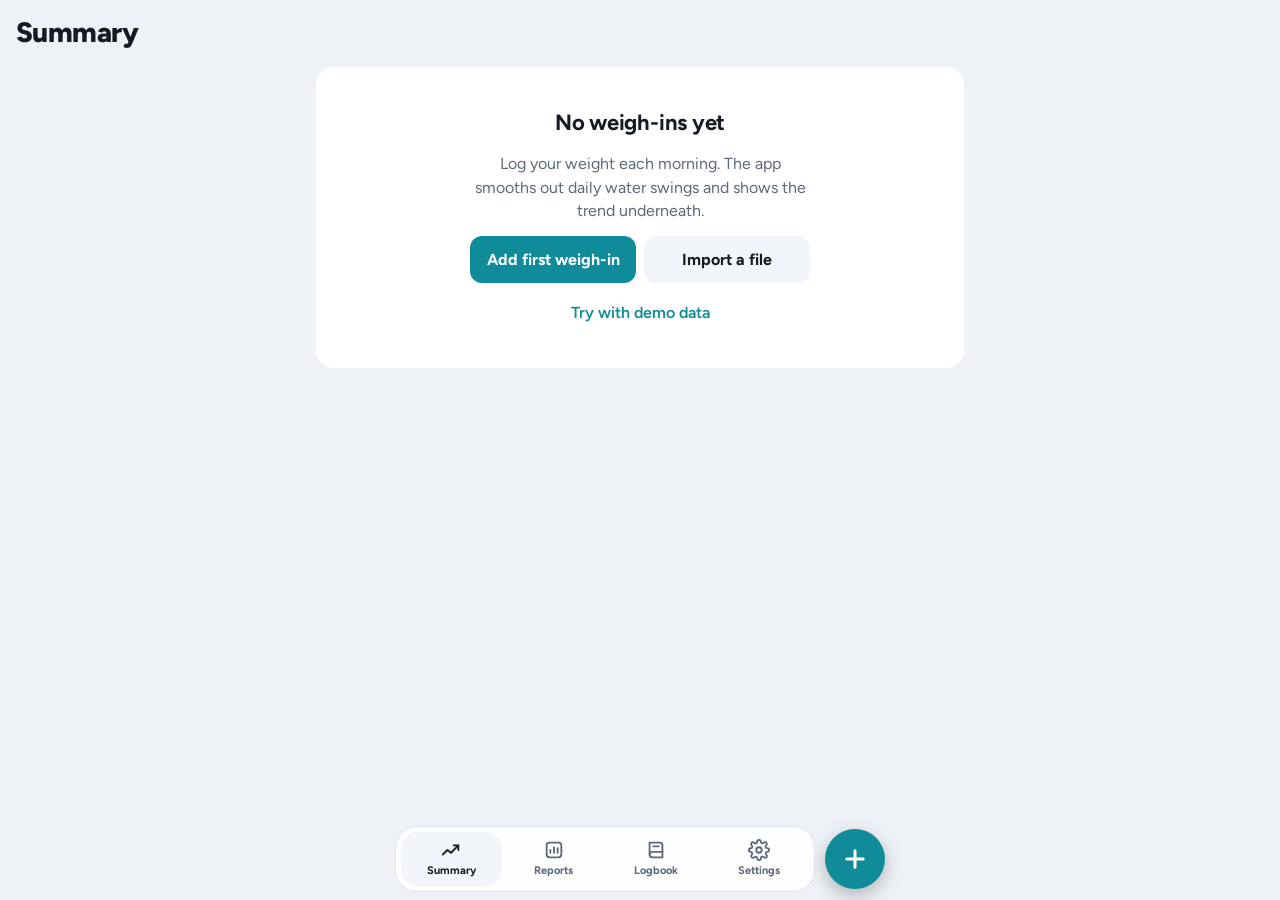
<file: index.html>
<!doctype html>
<html lang="en">
<head>
<meta charset="utf-8">
<meta name="viewport" content="width=device-width,initial-scale=1,viewport-fit=cover">
<title>Trendline Scale</title>
<meta name="theme-color" content="#11151c">
<meta name="apple-mobile-web-app-capable" content="yes">
<meta name="mobile-web-app-capable" content="yes">
<meta name="apple-mobile-web-app-status-bar-style" content="black-translucent">
<meta name="apple-mobile-web-app-title" content="Trendline">
<link rel="manifest" href="manifest.webmanifest">
<link rel="apple-touch-icon" href="icons/icon-180.png">
<link rel="icon" type="image/png" href="icons/icon-192.png">
<link rel="preconnect" href="https://fonts.googleapis.com">
<link rel="preconnect" href="https://fonts.gstatic.com" crossorigin>
<link rel="stylesheet" href="https://fonts.googleapis.com/css2?family=Figtree:wght@400;500;600;700;800&family=Martian+Mono:wght@400;500;600&display=swap">
<style>
/* Layout: one-column phone app, fixed tab bar at the bottom, cards stacked by importance */
:root{
  --bg:#11151c; --surface:#1a1f29; --surface-2:#232a36; --line:#2c3442;
  --fg:#e9edf3; --muted:#8c96a8; --accent:#5cc8d6; --accent-ink:#06262b;
  --good:#5fcf8f; --good-bg:rgba(95,207,143,.14);
  --bad:#f0806a; --bad-bg:rgba(240,128,106,.15);
  --warn:#e8c26a;
  --font-ui:"Figtree",system-ui,-apple-system,"Segoe UI",sans-serif;
  --font-num:"Martian Mono",ui-monospace,"SF Mono",Menlo,monospace;
  --r:18px;
  color-scheme:dark;
}
@media (prefers-color-scheme: light){
  :root:not([data-theme="dark"]){
    --bg:#eef1f5; --surface:#ffffff; --surface-2:#f2f5f9; --line:#dde3ec;
    --fg:#141a24; --muted:#5d6879; --accent:#0f8b9a; --accent-ink:#ffffff;
    --good:#1f9a5a; --good-bg:rgba(31,154,90,.12);
    --bad:#d2533a; --bad-bg:rgba(210,83,58,.12); --warn:#a87b12;
    color-scheme:light;
  }
}
:root[data-theme="light"]{
  --bg:#eef1f5; --surface:#ffffff; --surface-2:#f2f5f9; --line:#dde3ec;
  --fg:#141a24; --muted:#5d6879; --accent:#0f8b9a; --accent-ink:#ffffff;
  --good:#1f9a5a; --good-bg:rgba(31,154,90,.12);
  --bad:#d2533a; --bad-bg:rgba(210,83,58,.12); --warn:#a87b12;
  color-scheme:light;
}
*{box-sizing:border-box}
html,body{margin:0;background:var(--bg);color:var(--fg)}
body{font-family:var(--font-ui);font-size:16px;line-height:1.45;-webkit-font-smoothing:antialiased;
  -webkit-tap-highlight-color:transparent;overscroll-behavior-y:none}
button,input,select,textarea{font:inherit;color:inherit}
.num{font-family:var(--font-num);font-variant-numeric:tabular-nums;letter-spacing:-.02em}

header.top{position:sticky;top:0;z-index:5;background:var(--bg);
  padding:calc(env(safe-area-inset-top,0px) + 12px) 16px 10px;display:flex;align-items:baseline;justify-content:space-between;gap:12px}
header.top h1{margin:0;font-size:28px;font-weight:800;letter-spacing:-.02em}
header.top .sub{color:var(--muted);font-size:13px}

main{padding:4px 16px calc(env(safe-area-inset-bottom,0px) + 110px);max-width:680px;margin:0 auto;display:flex;flex-direction:column;gap:14px}
.card{background:var(--surface);border-radius:var(--r);padding:16px;display:flex;flex-direction:column;gap:12px;min-width:0}
.card h2{margin:0;font-size:13px;font-weight:700;letter-spacing:.08em;text-transform:uppercase;color:var(--muted);display:flex;justify-content:space-between;align-items:center}
.card h2 button{font-size:13px;letter-spacing:0;text-transform:none}
.link{background:none;border:0;color:var(--accent);padding:4px 0;cursor:pointer;font-weight:600}

/* hero */
.hero{display:grid;grid-template-columns:1fr auto;gap:6px 12px;align-items:end}
.hero .big{font-size:52px;font-weight:600;line-height:1}
.hero .unit{font-size:18px;color:var(--muted);margin-left:4px;font-family:var(--font-ui);font-weight:600}
.hero .lbl{color:var(--muted);font-size:13px}
.chip{display:inline-flex;align-items:center;gap:4px;border-radius:999px;padding:4px 10px;font-size:13px;font-weight:600;white-space:nowrap}
.chip.good{background:var(--good-bg);color:var(--good)}
.chip.bad{background:var(--bad-bg);color:var(--bad)}
.chip.flat{background:var(--surface-2);color:var(--muted)}

.stats{display:grid;grid-template-columns:repeat(4,1fr);gap:8px}
.stat{background:var(--surface-2);border-radius:12px;padding:10px 8px;text-align:center;min-width:0}
.stat .v{font-size:15px;font-weight:600}
.stat .k{font-size:10.5px;color:var(--muted);text-transform:uppercase;letter-spacing:.06em;margin-top:2px}
.stat.good .v{color:var(--good)} .stat.bad .v{color:var(--bad)}
@media (max-width:360px){.stats{grid-template-columns:repeat(2,1fr)}}

/* chart */
.chart-wrap{position:relative;margin:0 -6px}
canvas{display:block;width:100%;height:240px;touch-action:pan-y}
.tip{position:absolute;top:4px;pointer-events:none;background:var(--surface-2);border:1px solid var(--line);border-radius:10px;padding:6px 9px;font-size:12px;white-space:nowrap;transform:translateX(-50%)}
.seg{display:flex;background:var(--surface-2);border-radius:12px;padding:3px;gap:2px}
.seg button{flex:1;border:0;background:none;padding:7px 4px;border-radius:9px;font-size:13px;font-weight:600;color:var(--muted);cursor:pointer}
.seg button[aria-pressed="true"]{background:var(--surface);color:var(--fg);box-shadow:0 1px 3px rgba(0,0,0,.15)}
.legend{display:flex;gap:14px;flex-wrap:wrap;font-size:12px;color:var(--muted)}
.legend i{display:inline-block;width:14px;height:3px;border-radius:2px;vertical-align:middle;margin-right:5px}

/* progress */
.bar{height:12px;background:var(--surface-2);border-radius:999px;overflow:hidden}
.bar > span{display:block;height:100%;background:var(--accent);border-radius:999px;transition:width .4s}
.row{display:flex;justify-content:space-between;gap:10px;align-items:baseline}
.row .k{color:var(--muted);font-size:14px}
.row .v{font-weight:600}
.kv{display:flex;flex-direction:column;gap:8px}
.miles{display:flex;gap:6px;flex-wrap:wrap}
.mile{font-size:12px;padding:4px 8px;border-radius:8px;background:var(--surface-2);color:var(--muted)}
.mile.done{background:var(--good-bg);color:var(--good)}
.mile.next{outline:1.5px solid var(--accent);color:var(--fg)}
.note{color:var(--muted);font-size:14px;margin:0}

/* logbook */
.month{display:flex;flex-direction:column}
.month h3{margin:0 0 4px;font-size:18px;font-weight:800}
.lhead,.lrow{display:grid;grid-template-columns:52px 1fr 1fr 84px;gap:6px;align-items:center}
.lhead{font-size:11px;color:var(--muted);text-transform:uppercase;letter-spacing:.06em;padding:6px 0;border-bottom:1px solid var(--line)}
.lhead span:not(:first-child),.lrow > :not(:first-child){text-align:right}
.lrow{padding:10px 0;border-bottom:1px solid var(--line);background:none;border-left:0;border-right:0;border-top:0;width:100%;cursor:pointer;text-align:left}
.lrow:last-child{border-bottom:0}
.lrow .d{display:flex;flex-direction:column;line-height:1.1}
.lrow .d b{font-size:17px} .lrow .d small{font-size:11px;color:var(--muted)}
.lrow .w{font-size:16px} .lrow .t{font-size:14px;color:var(--muted)}
.lrow .rate{justify-self:end}
.lrow .memo{grid-column:1/-1;text-align:left !important;font-size:13px;color:var(--muted);margin-top:-2px}

/* reports */
.rgrid{display:grid;grid-template-columns:1fr 1fr;gap:10px}
.rbox{background:var(--surface-2);border-radius:12px;padding:10px 12px}
.rbox .k{font-size:11px;color:var(--muted);text-transform:uppercase;letter-spacing:.06em}
.rbox .v{font-size:18px;font-weight:600;margin-top:2px}
.rbox .s{font-size:12px;color:var(--muted)}
.spark{width:100%;height:56px}

/* settings */
.set{display:flex;flex-direction:column}
.set label,.set .item{display:flex;justify-content:space-between;align-items:center;gap:12px;padding:12px 0;border-bottom:1px solid var(--line)}
.set > :last-child{border-bottom:0}
.set .k{font-weight:600}
.set .h{display:block;font-size:12.5px;color:var(--muted);font-weight:400}
.set input,.set select{background:var(--surface-2);border:1px solid var(--line);border-radius:10px;padding:8px 10px;width:120px;text-align:right;font-family:var(--font-num);font-size:15px}
.set select{font-family:var(--font-ui);width:auto}
.btn{border:0;border-radius:12px;padding:12px 16px;font-weight:700;cursor:pointer;background:var(--surface-2);color:var(--fg)}
.btn.primary{background:var(--accent);color:var(--accent-ink)}
.btn.danger{background:var(--bad-bg);color:var(--bad)}
.btns{display:flex;gap:8px;flex-wrap:wrap}
.btns .btn{flex:1 1 140px}
:focus-visible{outline:2px solid var(--accent);outline-offset:2px}

/* empty */
.empty{text-align:center;padding:40px 16px;display:flex;flex-direction:column;gap:14px;align-items:center}
.empty h2{margin:0;font-size:22px;text-transform:none;letter-spacing:-.01em;color:var(--fg)}
.empty p{margin:0;color:var(--muted);max-width:34ch}

/* tab bar */
nav.tabs{position:fixed;left:0;right:0;bottom:0;z-index:10;padding:8px 12px calc(env(safe-area-inset-bottom,0px) + 8px);
  display:flex;gap:10px;align-items:center;justify-content:center;pointer-events:none}
.tabbar{pointer-events:auto;display:flex;background:color-mix(in srgb,var(--surface) 88%,transparent);backdrop-filter:blur(16px);-webkit-backdrop-filter:blur(16px);
  border:1px solid var(--line);border-radius:22px;padding:5px;gap:2px;flex:1;max-width:420px}
.tabbar button{flex:1;border:0;background:none;color:var(--muted);display:flex;flex-direction:column;align-items:center;gap:2px;padding:7px 2px;border-radius:17px;font-size:11px;font-weight:700;cursor:pointer}
.tabbar button svg{width:22px;height:22px}
.tabbar button[aria-selected="true"]{background:var(--surface-2);color:var(--fg)}
.fab{pointer-events:auto;width:60px;height:60px;border-radius:50%;border:0;background:var(--accent);color:var(--accent-ink);display:grid;place-items:center;cursor:pointer;box-shadow:0 6px 18px rgba(0,0,0,.25);flex:none}
.fab svg{width:28px;height:28px}

/* sheet */
.scrim{position:fixed;inset:0;background:rgba(0,0,0,.45);z-index:20;display:flex;align-items:flex-end;justify-content:center}
.sheet{background:var(--surface);width:100%;max-width:520px;border-radius:24px 24px 0 0;padding:18px 16px calc(env(safe-area-inset-bottom,0px) + 18px);display:flex;flex-direction:column;gap:14px;animation:up .22s ease-out}
@keyframes up{from{transform:translateY(30px);opacity:.6}to{transform:none;opacity:1}}
@media (prefers-reduced-motion:reduce){.sheet{animation:none}.bar>span{transition:none}}
.sheet h2{margin:0;font-size:20px;font-weight:800}
.field{display:flex;flex-direction:column;gap:6px}
.field span{font-size:13px;color:var(--muted);font-weight:600}
.field input,.field textarea{background:var(--surface-2);border:1px solid var(--line);border-radius:12px;padding:12px;font-size:17px;width:100%}
.wbig{display:flex;align-items:center;gap:10px}
.wbig input{font-family:var(--font-num);font-size:34px;font-weight:600;text-align:center;padding:14px}
.step{width:52px;height:52px;border-radius:14px;border:0;background:var(--surface-2);font-size:24px;font-weight:700;cursor:pointer;flex:none}
.err{color:var(--bad);font-size:14px;margin:0}
.toast{position:fixed;left:50%;transform:translateX(-50%);bottom:calc(env(safe-area-inset-bottom,0px) + 96px);background:var(--fg);color:var(--bg);padding:10px 16px;border-radius:12px;font-weight:600;font-size:14px;z-index:30}
</style>
</head>
<body>
<header class="top"><h1 id="title">Summary</h1><span class="sub" id="subtitle"></span></header>
<main id="view"></main>

<nav class="tabs">
  <div class="tabbar" role="tablist">
    <button role="tab" data-tab="summary" aria-selected="true"><svg viewBox="0 0 24 24" fill="none" stroke="currentColor" stroke-width="2" stroke-linecap="round" stroke-linejoin="round"><path d="M3 17l5-5 4 3 8-8"/><path d="M15 7h5v5"/></svg>Summary</button>
    <button role="tab" data-tab="reports" aria-selected="false"><svg viewBox="0 0 24 24" fill="none" stroke="currentColor" stroke-width="2" stroke-linecap="round"><rect x="4" y="4" width="16" height="16" rx="3"/><path d="M8 15v-3M12 15V9M16 15v-5"/></svg>Reports</button>
    <button role="tab" data-tab="logbook" aria-selected="false"><svg viewBox="0 0 24 24" fill="none" stroke="currentColor" stroke-width="2" stroke-linecap="round"><path d="M5 4h11a3 3 0 0 1 3 3v13H8a3 3 0 0 1-3-3z"/><path d="M5 17a3 3 0 0 1 3-3h11M9 8h6"/></svg>Logbook</button>
    <button role="tab" data-tab="settings" aria-selected="false"><svg viewBox="0 0 24 24" fill="none" stroke="currentColor" stroke-width="2" stroke-linecap="round"><circle cx="12" cy="12" r="3"/><path d="M19.4 15a1.7 1.7 0 0 0 .3 1.8l.1.1a2 2 0 1 1-2.8 2.8l-.1-.1a1.7 1.7 0 0 0-1.8-.3 1.7 1.7 0 0 0-1 1.5V21a2 2 0 1 1-4 0v-.1a1.7 1.7 0 0 0-1.1-1.5 1.7 1.7 0 0 0-1.8.3l-.1.1a2 2 0 1 1-2.8-2.8l.1-.1a1.7 1.7 0 0 0 .3-1.8 1.7 1.7 0 0 0-1.5-1H3a2 2 0 1 1 0-4h.1a1.7 1.7 0 0 0 1.5-1.1 1.7 1.7 0 0 0-.3-1.8l-.1-.1a2 2 0 1 1 2.8-2.8l.1.1a1.7 1.7 0 0 0 1.8.3H9a1.7 1.7 0 0 0 1-1.5V3a2 2 0 1 1 4 0v.1a1.7 1.7 0 0 0 1 1.5 1.7 1.7 0 0 0 1.8-.3l.1-.1a2 2 0 1 1 2.8 2.8l-.1.1a1.7 1.7 0 0 0-.3 1.8V9a1.7 1.7 0 0 0 1.5 1H21a2 2 0 1 1 0 4h-.1a1.7 1.7 0 0 0-1.5 1z"/></svg>Settings</button>
  </div>
  <button class="fab" id="addBtn" aria-label="Add weigh-in"><svg viewBox="0 0 24 24" fill="none" stroke="currentColor" stroke-width="2.6" stroke-linecap="round"><path d="M12 5v14M5 12h14"/></svg></button>
</nav>

<script>
"use strict";
/* ---------- storage ---------- */
const KEY = "trendline-scale-v1";
const DEFAULTS = { unit:"kg", goal:null, start:null, height:null, smooth:0.1, theme:"auto", step:null, chartRange:90, reportMode:"monthly" };
let S = { entries:[], settings:{...DEFAULTS} };
const NATIVE = !!(window.webkit && window.webkit.messageHandlers && window.webkit.messageHandlers.store);
function load(){
  try{ const raw = (NATIVE && typeof window.__NATIVE_STATE__ === "string") ? window.__NATIVE_STATE__ : localStorage.getItem(KEY); if(raw){ const d = JSON.parse(raw); S.entries = Array.isArray(d.entries)?d.entries:[]; S.settings = {...DEFAULTS, ...(d.settings||{})}; } }catch(e){}
  sortEntries();
}
function save(){
  const json = JSON.stringify(S);
  if (NATIVE){ try{ window.webkit.messageHandlers.store.postMessage(json); }catch(e){} }
  try{ localStorage.setItem(KEY, json); }catch(e){ if (!NATIVE) toast("Could not save. Storage is full or blocked."); }
}
function sortEntries(){ S.entries.sort((a,b)=> a.date < b.date ? -1 : a.date > b.date ? 1 : 0); }
if (navigator.storage && navigator.storage.persist) { try{ navigator.storage.persist(); }catch(e){} }

/* ---------- dates & units ---------- */
const DAY = 864e5;
const pad = n => String(n).padStart(2,"0");
const todayStr = () => { const d = new Date(); return `${d.getFullYear()}-${pad(d.getMonth()+1)}-${pad(d.getDate())}`; };
const dnum = s => { const [y,m,d] = s.split("-").map(Number); return Date.UTC(y,m-1,d)/DAY; };
const fromDnum = n => { const d = new Date(n*DAY); return `${d.getUTCFullYear()}-${pad(d.getUTCMonth()+1)}-${pad(d.getUTCDate())}`; };
const MON = ["Jan","Feb","Mar","Apr","May","Jun","Jul","Aug","Sep","Oct","Nov","Dec"];
const MONF = ["January","February","March","April","May","June","July","August","September","October","November","December"];
const WD = ["Sun","Mon","Tue","Wed","Thu","Fri","Sat"];
const parts = s => { const [y,m,d] = s.split("-").map(Number); return {y,m,d,wd:new Date(Date.UTC(y,m-1,d)).getUTCDay()}; };
const fmtDate = s => { const p = parts(s); return `${p.d} ${MON[p.m-1]} ${p.y}`; };
const LB = 2.2046226218;
const U = () => S.settings.unit;
const toU = kg => U()==="lb" ? kg*LB : kg;
const fromU = v => U()==="lb" ? v/LB : v;
const fw = kg => kg==null||isNaN(kg) ? "—" : toU(kg).toFixed(1);
const fd = kg => { if(kg==null||isNaN(kg)) return "—"; const v = toU(kg); return (v>0?"+":v<0?"−":"±") + Math.abs(v).toFixed(1); };

/* ---------- the math ---------- */
// Exponentially smoothed trend that respects gaps between weigh-ins.
function computeTrend(){
  const a = S.settings.smooth;
  let t = null, prev = null;
  return S.entries.map(e => {
    const n = dnum(e.date);
    if (t === null) t = e.kg;
    else { const days = Math.max(1, n - prev); const f = 1 - Math.pow(1 - a, days); t = t + f * (e.kg - t); }
    prev = n;
    return { ...e, n, trend: t };
  });
}
// trend value at an arbitrary day, interpolated between weigh-ins
function trendAt(rows, n){
  if (!rows.length || n < rows[0].n) return null;
  if (n >= rows[rows.length-1].n) return rows[rows.length-1].trend;
  for (let i=1;i<rows.length;i++){
    if (rows[i].n >= n){ const A = rows[i-1], B = rows[i]; const f = (n - A.n)/((B.n - A.n)||1); return A.trend + f*(B.trend - A.trend); }
  }
  return null;
}
function weeklyRateAt(rows, i){
  const r = rows[i]; const back = trendAt(rows, r.n - 7);
  if (back === null || i === 0) return null;
  // ignore when the previous weigh-in is far away; the number would be meaningless
  if (r.n - rows[i-1].n > 21) return null;
  return r.trend - back;
}
// slope (kg/day) of trend over last `days` days via least squares
function slope(rows, days){
  if (rows.length < 2) return null;
  const end = rows[rows.length-1].n;
  const pts = rows.filter(r => r.n >= end - days);
  if (pts.length < 2 || pts[pts.length-1].n - pts[0].n < 6) return null;
  const mx = pts.reduce((s,p)=>s+p.n,0)/pts.length, my = pts.reduce((s,p)=>s+p.trend,0)/pts.length;
  let num=0, den=0; for (const p of pts){ num += (p.n-mx)*(p.trend-my); den += (p.n-mx)**2; }
  return den ? num/den : null;
}
function goalDir(){ const g = S.settings.goal, st = startWeight(); if (g==null || st==null) return -1; return g < st ? -1 : 1; }
function startWeight(){ return S.settings.start ?? (S.entries[0] ? S.entries[0].kg : null); }
// tone of a change: "good" if it moves toward the goal (losing by default)
function tone(delta){ if (delta==null || Math.abs(delta) < 0.05) return "flat"; return Math.sign(delta) === goalDir() ? "good" : "bad"; }
const arrow = d => d==null||Math.abs(d)<0.05 ? "→" : d>0 ? "↑" : "↓";

/* ---------- rendering helpers ---------- */
const $ = s => document.querySelector(s);
const view = $("#view");
const esc = s => String(s??"").replace(/[&<>"']/g, c => ({"&":"&amp;","<":"&lt;",">":"&gt;",'"':"&quot;","'":"&#39;"}[c]));
let tab = "summary";
try{ const t = localStorage.getItem(KEY+":tab"); if (t) tab = t; }catch(e){}

function applyTheme(){
  const t = S.settings.theme;
  if (t === "auto") document.documentElement.removeAttribute("data-theme"); else document.documentElement.setAttribute("data-theme", t);
  const bg = getComputedStyle(document.documentElement).getPropertyValue("--bg").trim();
  document.querySelector('meta[name="theme-color"]').setAttribute("content", bg || "#11151c");
}
function setTab(t){
  tab = t; try{ localStorage.setItem(KEY+":tab", t); }catch(e){}
  document.querySelectorAll(".tabbar button").forEach(b => b.setAttribute("aria-selected", String(b.dataset.tab===t)));
  render(); window.scrollTo(0,0);
}
document.querySelectorAll(".tabbar button").forEach(b => b.addEventListener("click", () => setTab(b.dataset.tab)));
$("#addBtn").addEventListener("click", () => openEntry());

function render(){
  const titles = {summary:"Summary", reports:"Reports", logbook:"Logbook", settings:"Settings"};
  $("#title").textContent = titles[tab];
  $("#subtitle").textContent = S.entries.length ? `${S.entries.length} weigh-in${S.entries.length>1?"s":""}` : "";
  if (tab === "settings") return renderSettings();
  if (!S.entries.length) return renderEmpty();
  if (tab === "summary") renderSummary();
  else if (tab === "reports") renderReports();
  else renderLogbook();
}

function renderEmpty(){
  view.innerHTML = `<section class="card empty">
    <h2>No weigh-ins yet</h2>
    <p>Log your weight each morning. The app smooths out daily water swings and shows the trend underneath.</p>
    <div class="btns" style="width:100%;max-width:340px">
      <button class="btn primary" id="e1">Add first weigh-in</button>
      <button class="btn" id="e2">Import a file</button>
    </div>
    <button class="link" id="e3">Try with demo data</button>
  </section>`;
  $("#e1").onclick = () => openEntry();
  $("#e2").onclick = () => pickImport();
  $("#e3").onclick = loadDemo;
}

/* ---------- summary ---------- */
function renderSummary(){
  const rows = computeTrend(); const last = rows[rows.length-1];
  const s7 = slope(rows, 28); const wk = s7==null?null:s7*7;
  const ago = dnum(todayStr()) - last.n;
  const change = n => { const b = trendAt(rows, last.n - n); return b==null?null:last.trend-b; };
  const ch = [["7 days",change(7)],["30 days",change(30)],["90 days",change(90)],["All time",last.trend-rows[0].trend]];
  const hi = rows.reduce((m,r)=>r.kg>m.kg?r:m), lo = rows.reduce((m,r)=>r.kg<m.kg?r:m);
  const S0 = S.settings;

  let html = `<section class="card">
    <div class="hero">
      <div><div class="lbl">Trend weight</div><div><span class="big num">${fw(last.trend)}</span><span class="unit">${U()}</span></div></div>
      <div style="text-align:right">${wk==null?`<span class="chip flat">Need more data</span>`:`<span class="chip ${tone(wk)}">${arrow(wk)} ${Math.abs(toU(wk)).toFixed(2)} ${U()}/wk</span>`}</div>
      <div class="lbl">Last weigh-in <span class="num">${fw(last.kg)}</span> · ${ago===0?"today":ago===1?"yesterday":ago+" days ago"}</div>
    </div>
    <div class="stats">${ch.map(([k,v])=>`<div class="stat ${tone(v)}"><div class="v num">${fd(v)}</div><div class="k">${k}</div></div>`).join("")}</div>
  </section>`;

  html += `<section class="card"><h2>Weight chart</h2>
    <div class="seg" id="rng">${[[30,"30D"],[90,"90D"],[365,"1Y"],[0,"All"]].map(([v,l])=>`<button data-r="${v}" aria-pressed="${S0.chartRange===v}">${l}</button>`).join("")}</div>
    <div class="chart-wrap"><canvas id="chart" aria-label="Weight chart"></canvas><div class="tip" id="tip" hidden></div></div>
    <div class="legend"><span><i style="background:var(--accent)"></i>Trend</span><span><i style="background:var(--muted);height:6px;width:6px;border-radius:50%"></i>Weigh-in</span>${S0.goal!=null?`<span><i style="background:var(--warn)"></i>Goal</span>`:""}</div>
  </section>`;

  // goal
  html += `<section class="card"><h2>Goal progress <button class="link" id="editGoal">${S0.goal==null?"Set goal":"Edit"}</button></h2>`;
  if (S0.goal == null){
    html += `<p class="note">Set a goal weight to see your progress, milestones and a predicted finish date.</p>`;
  } else {
    const st = startWeight(), g = S0.goal, tot = st - g;
    const done = tot === 0 ? 1 : Math.max(0, Math.min(1, (st - last.trend)/tot));
    const left = last.trend - g;
    const perDay = s7;
    let eta = "—";
    if (Math.abs(left) < 0.05) eta = "Reached";
    else if (perDay && Math.sign(perDay) === -Math.sign(left) && Math.abs(perDay) > 0.001){
      const days = Math.round(Math.abs(left/perDay)); eta = days > 3650 ? "Over 10 years" : fmtDate(fromDnum(last.n + days));
    }
    const step = S0.step ?? (U()==="lb" ? 5/LB : 2);
    const miles = []; const dir = Math.sign(g - st) || -1;
    for (let w = st + dir*step; dir<0 ? w > g + 0.01 : w < g - 0.01; w += dir*step) miles.push(w);
    miles.push(g);
    const nextIdx = miles.findIndex(m => dir<0 ? last.trend > m : last.trend < m);
    html += `<div class="row"><span class="num" style="font-weight:600">${fw(st)}</span><span class="num" style="font-size:22px;font-weight:600">${Math.round(done*100)}%</span><span class="num" style="font-weight:600">${fw(g)}</span></div>
      <div class="bar" role="progressbar" aria-valuenow="${Math.round(done*100)}" aria-valuemin="0" aria-valuemax="100"><span style="width:${done*100}%"></span></div>
      <div class="kv">
        <div class="row"><span class="k">To go</span><span class="v num">${Math.abs(left)<0.05?"0.0":Math.abs(toU(left)).toFixed(1)} ${U()}</span></div>
        <div class="row"><span class="k">Done so far</span><span class="v num">${Math.abs(toU(st-last.trend)).toFixed(1)} ${U()}</span></div>
        <div class="row"><span class="k">Predicted finish</span><span class="v">${eta}</span></div>
      </div>
      <div class="miles">${miles.slice(0,12).map((m,i)=>`<span class="mile num ${nextIdx===-1||i<nextIdx?"done":i===nextIdx?"next":""}">${fw(m)}</span>`).join("")}${miles.length>12?`<span class="mile">+${miles.length-12} more</span>`:""}</div>`;
  }
  html += `</section>`;

  // records & BMI
  html += `<section class="card"><h2>Records</h2><div class="kv">
    <div class="row"><span class="k">Highest</span><span class="v"><span class="num">${fw(hi.kg)}</span> <small class="k">${fmtDate(hi.date)}</small></span></div>
    <div class="row"><span class="k">Lowest</span><span class="v"><span class="num">${fw(lo.kg)}</span> <small class="k">${fmtDate(lo.date)}</small></span></div>
    <div class="row"><span class="k">First weigh-in</span><span class="v"><span class="num">${fw(rows[0].kg)}</span> <small class="k">${fmtDate(rows[0].date)}</small></span></div>
  </div></section>`;

  html += `<section class="card"><h2>Body mass index</h2>`;
  if (!S0.height) html += `<p class="note">Add your height in Settings to see BMI.</p><button class="btn" id="goSet">Add height</button>`;
  else {
    const bmi = last.trend / Math.pow(S0.height/100, 2);
    const cat = bmi < 18.5 ? ["Underweight","bad"] : bmi < 25 ? ["Normal range","good"] : bmi < 30 ? ["Overweight","flat"] : ["Obese range","bad"];
    const pos = Math.max(0, Math.min(100, (bmi-15)/(40-15)*100));
    html += `<div class="row"><span><span class="num" style="font-size:32px;font-weight:600">${bmi.toFixed(1)}</span></span><span class="chip ${cat[1]}">${cat[0]}</span></div>
      <div style="position:relative;height:10px;border-radius:999px;background:linear-gradient(90deg,var(--warn) 0 14%,var(--good) 14% 40%,var(--warn) 40% 60%,var(--bad) 60%)">
        <span style="position:absolute;top:-4px;left:calc(${pos}% - 3px);width:6px;height:18px;border-radius:3px;background:var(--fg)"></span></div>
      <div class="row" style="font-size:11px;color:var(--muted)"><span class="num">15</span><span class="num">18.5</span><span class="num">25</span><span class="num">30</span><span class="num">40</span></div>
      <p class="note">Based on your trend weight and a height of ${S0.height} cm. BMI does not account for muscle mass.</p>`;
  }
  html += `</section>`;

  view.innerHTML = html;
  document.querySelectorAll("#rng button").forEach(b => b.onclick = () => { S.settings.chartRange = +b.dataset.r; save(); renderSummary(); });
  $("#editGoal").onclick = () => setTab("settings");
  const gs = $("#goSet"); if (gs) gs.onclick = () => setTab("settings");
  drawChart(rows);
}

/* ---------- chart ---------- */
function css(v){ return getComputedStyle(document.documentElement).getPropertyValue(v).trim(); }
function niceStep(range, target){ const raw = range/target; const p = Math.pow(10, Math.floor(Math.log10(raw))); const f = raw/p; return (f<1.5?1:f<3?2:f<7?5:10)*p; }
function drawChart(allRows){
  const cv = $("#chart"); if (!cv) return;
  const R = S.settings.chartRange; const end = allRows[allRows.length-1].n;
  let rows = R ? allRows.filter(r => r.n >= end - R) : allRows;
  if (!rows.length) rows = allRows.slice(-1);
  // include one point before window so the line enters from the edge
  const x0 = R ? end - R : rows[0].n, x1 = Math.max(end, x0 + 1);
  const dpr = window.devicePixelRatio || 1, W = cv.clientWidth, H = cv.clientHeight;
  cv.width = W*dpr; cv.height = H*dpr; const c = cv.getContext("2d"); c.scale(dpr,dpr);
  const vals = rows.flatMap(r => [toU(r.kg), toU(r.trend)]); if (S.settings.goal!=null && R===0) vals.push(toU(S.settings.goal));
  let lo = Math.min(...vals), hi = Math.max(...vals); if (hi - lo < 1) { const m=(hi+lo)/2; lo=m-0.5; hi=m+0.5; }
  const st = niceStep(hi-lo, 4); lo = Math.floor(lo/st)*st; hi = Math.ceil(hi/st)*st;
  const L = 44, Rp = 10, T = 12, B = 24;
  const X = n => L + (n - x0)/(x1 - x0)*(W - L - Rp);
  const Y = v => T + (hi - v)/(hi - lo)*(H - T - B);
  const muted = css("--muted"), line = css("--line"), accent = css("--accent"), good = css("--good"), bad = css("--bad"), warn = css("--warn"), fg = css("--fg");
  c.font = `11px ${css("--font-num")}`; c.textBaseline = "middle";
  // grid
  for (let v = lo; v <= hi + 1e-9; v += st){
    c.strokeStyle = line; c.lineWidth = 1; c.beginPath(); c.moveTo(L, Y(v)+.5); c.lineTo(W-Rp, Y(v)+.5); c.stroke();
    c.fillStyle = muted; c.textAlign = "right"; c.fillText(v.toFixed(st<1?1:0), L-8, Y(v));
  }
  // x labels: months or years
  c.textAlign = "center"; c.textBaseline = "alphabetic";
  const spanDays = x1 - x0; const d0 = new Date(x0*DAY); let cur = new Date(Date.UTC(d0.getUTCFullYear(), d0.getUTCMonth()+1, 1));
  const everyM = spanDays > 1500 ? 12 : spanDays > 500 ? 3 : spanDays > 200 ? 2 : 1;
  if (spanDays <= 45){ for (let n = Math.ceil(x0/7)*7 + 3; n <= x1; n += 7){ const p = parts(fromDnum(n)); c.fillStyle = muted; c.fillText(`${p.d} ${MON[p.m-1]}`, X(n), H-6); } }
  else {
    while (cur.getTime()/DAY <= x1){
      const n = cur.getTime()/DAY, m = cur.getUTCMonth();
      if (m % everyM === 0){ c.fillStyle = muted; c.fillText(everyM>=12 ? String(cur.getUTCFullYear()) : (m===0 ? String(cur.getUTCFullYear()) : MON[m]), X(n), H-6);
        c.strokeStyle = line; c.beginPath(); c.moveTo(X(n)+.5, T); c.lineTo(X(n)+.5, H-B); c.stroke(); }
      cur = new Date(Date.UTC(cur.getUTCFullYear(), m+1, 1));
    }
  }
  // goal
  if (S.settings.goal != null){ const gy = Y(toU(S.settings.goal)); if (gy >= T && gy <= H-B){ c.setLineDash([5,5]); c.strokeStyle = warn; c.lineWidth = 1.5; c.beginPath(); c.moveTo(L, gy); c.lineTo(W-Rp, gy); c.stroke(); c.setLineDash([]); } }
  c.save(); c.beginPath(); c.rect(L, 0, W-L-Rp, H); c.clip();
  // sinkers & floaters: line from each weigh-in to the trend
  const showDots = rows.length <= 400;
  for (const r of rows){ const x = X(r.n), yw = Y(toU(r.kg)), yt = Y(toU(r.trend));
    if (showDots){ c.strokeStyle = (toU(r.kg) - toU(r.trend)) * goalDir() > 0 ? good : bad; c.globalAlpha = .55; c.lineWidth = 1.5; c.beginPath(); c.moveTo(x, yw); c.lineTo(x, yt); c.stroke(); c.globalAlpha = 1; } }
  // trend line (with lead-in point)
  const firstIdx = allRows.indexOf(rows[0]); const lead = firstIdx > 0 ? [allRows[firstIdx-1], ...rows] : rows;
  c.strokeStyle = accent; c.lineWidth = 2.5; c.lineJoin = "round"; c.beginPath();
  lead.forEach((r,i) => { const x = X(r.n), y = Y(toU(r.trend)); i ? c.lineTo(x,y) : c.moveTo(x,y); }); c.stroke();
  if (showDots) for (const r of rows){ c.fillStyle = fg; c.beginPath(); c.arc(X(r.n), Y(toU(r.kg)), rows.length>120?1.8:2.8, 0, 7); c.fill(); }
  const lr = rows[rows.length-1]; c.fillStyle = accent; c.beginPath(); c.arc(X(lr.n), Y(toU(lr.trend)), 5, 0, 7); c.fill();
  c.restore();
  // scrub tooltip
  const tip = $("#tip");
  const show = ev => {
    const rect = cv.getBoundingClientRect(); const px = (ev.touches ? ev.touches[0].clientX : ev.clientX) - rect.left;
    let best = rows[0], bd = 1e9; for (const r of rows){ const d = Math.abs(X(r.n) - px); if (d < bd){ bd = d; best = r; } }
    tip.hidden = false; tip.style.left = Math.max(70, Math.min(W-70, X(best.n)))+"px";
    tip.innerHTML = `${fmtDate(best.date)} · <b class="num">${fw(best.kg)}</b> <span style="color:var(--muted)">trend <span class="num">${fw(best.trend)}</span></span>`;
  };
  cv.onpointerdown = cv.onpointermove = ev => { if (ev.pointerType === "mouse" && ev.buttons === 0 && ev.type==="pointermove") { show(ev); return; } show(ev); };
  cv.onpointerleave = () => { tip.hidden = true; };
}
window.addEventListener("resize", () => { if (tab === "summary" && S.entries.length) drawChart(computeTrend()); });

/* ---------- reports ---------- */
function periodKey(r, mode){
  if (mode === "monthly") return r.date.slice(0,7);
  const wd = (new Date(r.n*DAY).getUTCDay() + 6) % 7; return fromDnum(r.n - wd); // Monday-start week
}
function renderReports(){
  const rows = computeTrend(); const mode = S.settings.reportMode;
  const groups = new Map(); for (const r of rows){ const k = periodKey(r, mode); if (!groups.has(k)) groups.set(k, []); groups.get(k).push(r); }
  const keys = [...groups.keys()].sort().reverse();
  let html = `<div class="seg" id="rmode"><button data-m="weekly" aria-pressed="${mode==="weekly"}">Weekly</button><button data-m="monthly" aria-pressed="${mode==="monthly"}">Monthly</button></div>`;
  keys.slice(0, 60).forEach((k, idx) => {
    const g = groups.get(k); const prevKey = keys[idx+1]; const prev = prevKey ? groups.get(prevKey) : null;
    const lo = g.reduce((m,r)=>r.kg<m.kg?r:m);
    const avg = g.reduce((s,r)=>s+r.kg,0)/g.length;
    const endT = g[g.length-1].trend;
    const prevEnd = prev ? prev[prev.length-1].trend : null;
    const vsPrev = prevEnd==null ? null : endT - prevEnd;
    const within = g.length>1 ? endT - g[0].trend : null;
    let title;
    if (mode === "monthly"){ const [y,m] = k.split("-").map(Number); title = `${MONF[m-1]} ${y}`; }
    else { const e = fromDnum(dnum(k)+6); const a = parts(k), b = parts(e); title = `${a.d} ${MON[a.m-1]} – ${b.d} ${MON[b.m-1]} ${b.y}`; }
    html += `<section class="card"><h2 style="text-transform:none;letter-spacing:-.01em;font-size:19px;color:var(--fg);font-weight:800">${title}<span class="chip flat">${g.length} weigh-in${g.length>1?"s":""}</span></h2>
      <div class="rgrid">
        <div class="rbox"><div class="k">Lowest</div><div class="v num">${fw(lo.kg)}</div><div class="s">${fmtDate(lo.date)}</div></div>
        <div class="rbox"><div class="k">Average</div><div class="v num">${fw(avg)}</div><div class="s">of recorded weights</div></div>
        <div class="rbox"><div class="k">Trend change</div><div class="v num" style="color:var(--${tone(within)==="flat"?"fg":tone(within)})">${within==null?"—":fd(within)}</div><div class="s">within this ${mode==="monthly"?"month":"week"}</div></div>
        <div class="rbox"><div class="k">vs previous</div><div class="v num" style="color:var(--${tone(vsPrev)==="flat"?"fg":tone(vsPrev)})">${vsPrev==null?"—":fd(vsPrev)}</div><div class="s">trend at period end</div></div>
      </div>
      ${g.length>1?`<canvas class="spark" data-k="${k}"></canvas>`:""}
    </section>`;
  });
  view.innerHTML = html;
  document.querySelectorAll("#rmode button").forEach(b => b.onclick = () => { S.settings.reportMode = b.dataset.m; save(); renderReports(); });
  document.querySelectorAll("canvas.spark").forEach(cv => {
    const g = groups.get(cv.dataset.k); const dpr = devicePixelRatio||1, W = cv.clientWidth, H = cv.clientHeight;
    cv.width = W*dpr; cv.height = H*dpr; const c = cv.getContext("2d"); c.scale(dpr,dpr);
    const v = g.flatMap(r=>[r.kg,r.trend]); let lo = Math.min(...v), hi = Math.max(...v); if (hi-lo<0.4){ const m=(hi+lo)/2; lo=m-.2; hi=m+.2; }
    const a = g[0].n, b = Math.max(g[g.length-1].n, a+1);
    const X = n => 6 + (n-a)/(b-a)*(W-12), Y = w => 6 + (hi-w)/(hi-lo)*(H-12);
    c.strokeStyle = css("--accent"); c.lineWidth = 2; c.beginPath(); g.forEach((r,i)=> i? c.lineTo(X(r.n),Y(r.trend)) : c.moveTo(X(r.n),Y(r.trend))); c.stroke();
    c.fillStyle = css("--muted"); g.forEach(r => { c.beginPath(); c.arc(X(r.n), Y(r.kg), 2.2, 0, 7); c.fill(); });
  });
}

/* ---------- logbook ---------- */
function renderLogbook(){
  const rows = computeTrend(); const rates = rows.map((_,i)=>weeklyRateAt(rows,i));
  const byMonth = new Map(); rows.forEach((r,i) => { const k = r.date.slice(0,7); if (!byMonth.has(k)) byMonth.set(k, []); byMonth.get(k).push(i); });
  let html = "";
  [...byMonth.keys()].sort().reverse().forEach(k => {
    const [y,m] = k.split("-").map(Number);
    html += `<section class="card month"><h3>${MONF[m-1]} ${y}</h3>
      <div class="lhead"><span>Date</span><span>Recorded</span><span>Trend</span><span>Weekly</span></div>`;
    byMonth.get(k).slice().reverse().forEach(i => {
      const r = rows[i], p = parts(r.date), rt = rates[i];
      html += `<button class="lrow" data-id="${esc(r.id)}"><span class="d"><b class="num">${pad(p.d)}</b><small>${WD[p.wd]}</small></span>
        <span class="w num">${fw(r.kg)}</span><span class="t num">${fw(r.trend)}</span>
        <span class="rate">${rt==null?`<span class="chip flat">—</span>`:`<span class="chip ${tone(rt)} num">${arrow(rt)} ${Math.abs(toU(rt)).toFixed(1)}</span>`}</span>
        ${r.note?`<span class="memo">${esc(r.note)}</span>`:""}</button>`;
    });
    html += `</section>`;
  });
  view.innerHTML = html;
  view.querySelectorAll(".lrow").forEach(b => b.onclick = () => openEntry(S.entries.find(e => e.id === b.dataset.id)));
}

/* ---------- entry sheet ---------- */
function closeSheet(){ const s = $(".scrim"); if (s) s.remove(); }
function openEntry(entry){
  closeSheet();
  const last = S.entries[S.entries.length-1];
  const startVal = entry ? toU(entry.kg) : last ? toU(last.kg) : (U()==="lb"?170:75);
  const el = document.createElement("div"); el.className = "scrim";
  el.innerHTML = `<form class="sheet" id="ef" novalidate>
    <div class="row"><h2>${entry?"Edit weigh-in":"New weigh-in"}</h2><button type="button" class="link" id="ec">Cancel</button></div>
    <div class="wbig"><button type="button" class="step" id="em" aria-label="Decrease">−</button>
      <input id="ew" inputmode="decimal" autocomplete="off" value="${startVal.toFixed(1)}" aria-label="Weight in ${U()}">
      <button type="button" class="step" id="ep" aria-label="Increase">+</button></div>
    <div style="text-align:center;color:var(--muted);margin-top:-8px">${U()}</div>
    <label class="field"><span>Date</span><input type="date" id="ed" value="${entry?entry.date:todayStr()}" max="${todayStr()}"></label>
    <label class="field"><span>Note (optional)</span><input id="en" maxlength="140" value="${esc(entry?.note||"")}" placeholder="e.g. after holiday"></label>
    <p class="err" id="ee" hidden></p>
    <div class="btns">${entry?`<button type="button" class="btn danger" id="edel">Delete</button>`:""}<button class="btn primary" type="submit">Save</button></div>
  </form>`;
  document.body.appendChild(el);
  const w = $("#ew");
  setTimeout(() => { w.focus(); w.select(); }, 60);
  const bump = d => { const v = parseFloat(w.value.replace(",", ".")); if (!isNaN(v)) w.value = (v + d).toFixed(1); };
  $("#em").onclick = () => bump(-0.1); $("#ep").onclick = () => bump(0.1);
  $("#ec").onclick = closeSheet;
  el.addEventListener("click", ev => { if (ev.target === el) closeSheet(); });
  if (entry){
    const del = $("#edel"); let armed = false;
    del.onclick = () => { if (!armed){ armed = true; del.textContent = "Tap again to delete"; return; }
      S.entries = S.entries.filter(e => e.id !== entry.id); save(); closeSheet(); render(); toast("Weigh-in deleted"); };
  }
  $("#ef").addEventListener("submit", ev => {
    ev.preventDefault();
    const v = parseFloat(w.value.replace(",", ".")); const date = $("#ed").value; const note = $("#en").value.trim();
    const err = $("#ee");
    const kg = fromU(v);
    if (isNaN(v) || kg < 20 || kg > 400){ err.hidden = false; err.textContent = `Enter a weight between ${toU(20).toFixed(0)} and ${toU(400).toFixed(0)} ${U()}.`; return; }
    if (!/^\d{4}-\d{2}-\d{2}$/.test(date)){ err.hidden = false; err.textContent = "Pick a date."; return; }
    if (entry) S.entries = S.entries.filter(e => e.id !== entry.id);
    const same = S.entries.find(e => e.date === date);
    if (same){ same.kg = Math.round(kg*1000)/1000; same.note = note || same.note || ""; }
    else S.entries.push({ id: Date.now().toString(36) + Math.random().toString(36).slice(2,6), date, kg: Math.round(kg*1000)/1000, note });
    sortEntries(); save(); closeSheet(); render(); toast(same ? "Updated that day's weigh-in" : "Saved");
  });
}

/* ---------- settings ---------- */
function renderSettings(){
  const s = S.settings;
  view.innerHTML = `
  <section class="card"><h2>Goal</h2><div class="set">
    <label><span class="k">Goal weight<span class="h">Leave empty for no goal</span></span><input id="sg" inputmode="decimal" value="${s.goal==null?"":toU(s.goal).toFixed(1)}" placeholder="${U()}"></label>
    <label><span class="k">Starting weight<span class="h">Defaults to your first weigh-in</span></span><input id="ss" inputmode="decimal" value="${s.start==null?"":toU(s.start).toFixed(1)}" placeholder="${S.entries[0]?fw(S.entries[0].kg):U()}"></label>
    <label><span class="k">Milestone every<span class="h">Steps shown on the goal card</span></span><input id="sm" inputmode="decimal" value="${s.step==null?"":toU(s.step).toFixed(1)}" placeholder="${U()==="lb"?"5.0":"2.0"}"></label>
  </div></section>

  <section class="card"><h2>Body & units</h2><div class="set">
    <label><span class="k">Weight units</span><select id="su"><option value="kg" ${s.unit==="kg"?"selected":""}>Kilograms</option><option value="lb" ${s.unit==="lb"?"selected":""}>Pounds</option></select></label>
    <label><span class="k">Height<span class="h">Used for BMI</span></span><input id="sh" inputmode="decimal" value="${s.height??""}" placeholder="cm"></label>
  </div></section>

  <section class="card"><h2>How to calculate</h2><div class="set">
    <label><span class="k">Trend smoothing<span class="h">Heavier smoothing ignores daily swings more but reacts slower</span></span>
      <select id="sa"><option value="0.2" ${s.smooth==0.2?"selected":""}>Light</option><option value="0.1" ${s.smooth==0.1?"selected":""}>Standard</option><option value="0.05" ${s.smooth==0.05?"selected":""}>Heavy</option></select></label>
  </div></section>

  <section class="card"><h2>Appearance</h2><div class="set">
    <label><span class="k">Theme</span><select id="st"><option value="auto" ${s.theme==="auto"?"selected":""}>Match phone</option><option value="dark" ${s.theme==="dark"?"selected":""}>Dark</option><option value="light" ${s.theme==="light"?"selected":""}>Light</option></select></label>
  </div></section>

  <section class="card"><h2>Backup & import</h2>
    <p class="note">Your data stays on this phone only. Export a backup now and then so you don't lose it if the app is removed.</p>
    <div class="btns"><button class="btn primary" id="bx">Export backup</button><button class="btn" id="bc">Export CSV</button><button class="btn" id="bi">Import file</button></div>
    <p class="note" style="font-size:13px">Import accepts this app's backup (.json) or a CSV with a date column and a weight column, such as a Happy Scale export.</p>
  </section>

  <section class="card"><h2>Danger zone</h2>
    <button class="btn danger" id="bd">Erase all data</button>
  </section>
  <p class="note" style="text-align:center;font-size:12px">Trendline Scale · personal edition</p>`;

  const num = (id, cb) => $(id).addEventListener("change", e => { const raw = e.target.value.trim().replace(",", "."); const v = raw===""?null:parseFloat(raw); if (raw!=="" && isNaN(v)) { toast("Enter a number"); return; } cb(v); save(); toast("Saved"); });
  num("#sg", v => S.settings.goal = v==null?null:fromU(v));
  num("#ss", v => S.settings.start = v==null?null:fromU(v));
  num("#sm", v => S.settings.step = v==null||v<=0?null:fromU(v));
  num("#sh", v => S.settings.height = v);
  $("#su").onchange = e => { S.settings.unit = e.target.value; save(); renderSettings(); toast("Units changed"); };
  $("#sa").onchange = e => { S.settings.smooth = parseFloat(e.target.value); save(); toast("Saved"); };
  $("#st").onchange = e => { S.settings.theme = e.target.value; save(); applyTheme(); };
  $("#bx").onclick = () => download(`weight-backup-${todayStr()}.json`, JSON.stringify(S, null, 1), "application/json");
  $("#bc").onclick = () => { const rows = computeTrend(); download(`weight-${todayStr()}.csv`, "Date,Weight (kg),Trend (kg),Note\n" + rows.map(r => `${r.date},${r.kg.toFixed(2)},${r.trend.toFixed(2)},"${(r.note||"").replace(/"/g,'""')}"`).join("\n"), "text/csv"); };
  $("#bi").onclick = pickImport;
  const bd = $("#bd"); let armed = false;
  bd.onclick = () => { if (!armed){ armed = true; bd.textContent = "Tap again to erase everything"; return; } S = { entries:[], settings:{...DEFAULTS} }; save(); applyTheme(); renderSettings(); toast("All data erased"); };
}

async function download(name, text, type){
  if (NATIVE && window.webkit.messageHandlers.share){ window.webkit.messageHandlers.share.postMessage({name, text}); return; }
  const blob = new Blob([text], {type});
  const file = new File([blob], name, {type});
  if (navigator.canShare && navigator.canShare({files:[file]})){ try{ await navigator.share({files:[file], title:name}); return; }catch(e){ if (e.name === "AbortError") return; } }
  const a = document.createElement("a"); a.href = URL.createObjectURL(blob); a.download = name; document.body.appendChild(a); a.click(); setTimeout(()=>{ URL.revokeObjectURL(a.href); a.remove(); }, 1000);
}

function pickImport(){
  const inp = document.createElement("input"); inp.type = "file"; inp.accept = ".json,.csv,text/csv,application/json,text/plain";
  inp.onchange = async () => { const f = inp.files[0]; if (!f) return; const text = await f.text(); importText(text); };
  inp.click();
}
function parseDateAny(s){
  s = s.trim().replace(/^"|"$/g, "");
  let m = s.match(/^(\d{4})[-/.](\d{1,2})[-/.](\d{1,2})/); if (m) return `${m[1]}-${pad(+m[2])}-${pad(+m[3])}`;
  m = s.match(/^(\d{1,2})[-/.](\d{1,2})[-/.](\d{4})/); if (m){ let a=+m[1], b=+m[2]; // assume M/D unless impossible
    if (a > 12) return `${m[3]}-${pad(b)}-${pad(a)}`; return `${m[3]}-${pad(a)}-${pad(b)}`; }
  const d = new Date(s); if (!isNaN(d)) return `${d.getFullYear()}-${pad(d.getMonth()+1)}-${pad(d.getDate())}`;
  return null;
}
function splitCSV(line){ const out=[]; let cur="", q=false; for (let i=0;i<line.length;i++){ const ch=line[i]; if (q){ if (ch==='"'){ if (line[i+1]==='"'){cur+='"';i++;} else q=false; } else cur+=ch; } else if (ch==='"') q=true; else if (ch===","||ch===";"||ch==="\t"){ out.push(cur); cur=""; } else cur+=ch; } out.push(cur); return out; }
function importText(text){
  let added = 0, updated = 0;
  const upsert = (date, kg, note) => { if (!date || isNaN(kg) || kg < 20 || kg > 400) return; const ex = S.entries.find(e => e.date === date);
    if (ex){ ex.kg = kg; if (note) ex.note = note; updated++; } else { S.entries.push({ id: Date.now().toString(36)+Math.random().toString(36).slice(2,7), date, kg, note: note||"" }); added++; } };
  try{
    const t = text.trim();
    if (t.startsWith("{")){
      const d = JSON.parse(t);
      if (d.settings) S.settings = {...DEFAULTS, ...d.settings};
      (d.entries||[]).forEach(e => upsert(e.date, +e.kg, e.note));
    } else {
      const lines = t.split(/\r?\n/).filter(l => l.trim()); if (!lines.length) throw 0;
      const head = splitCSV(lines[0]).map(h => h.toLowerCase());
      const hasHead = head.some(h => /date|weight|kg|lb/.test(h));
      let di = head.findIndex(h => h.includes("date")); if (di < 0) di = 0;
      let wi = head.findIndex(h => /weight|kg|lb/.test(h) && !/average|trend|moving|bmi|fat/.test(h)); if (wi < 0) wi = di === 0 ? 1 : 0;
      const ni = head.findIndex(h => /note|comment/.test(h));
      const isLb = hasHead && /lb|pound/.test(head[wi] || "") ? true : hasHead && /kg|kilo/.test(head[wi]||"") ? false : null;
      const parsed = [];
      for (const l of lines.slice(hasHead?1:0)){ const c = splitCSV(l); const date = parseDateAny(c[di]||""); const w = parseFloat(String(c[wi]||"").replace(",", ".")); if (date && !isNaN(w)) parsed.push([date, w, ni>=0 ? (c[ni]||"").trim() : ""]); }
      if (!parsed.length) throw 0;
      const med = parsed.map(p=>p[1]).sort((a,b)=>a-b)[Math.floor(parsed.length/2)];
      const lb = isLb ?? (med > 140);
      parsed.forEach(([d,w,n]) => upsert(d, Math.round((lb ? w/LB : w)*1000)/1000, n));
      if (lb && !S.entries.length) S.settings.unit = "lb";
    }
  }catch(e){ toast("Could not read that file. Use a .json backup or a CSV with date and weight columns."); return; }
  sortEntries(); save(); applyTheme(); render();
  toast(`Imported: ${added} new, ${updated} updated`);
}

function loadDemo(){
  const end = dnum(todayStr()); let w = 86;
  for (let i = 120; i >= 0; i--){ if (Math.random() < 0.15) continue; w += -0.06 + (Math.random()-0.5)*0.15; const noise = (Math.random()-0.5)*1.2;
    S.entries.push({ id:"demo"+i, date: fromDnum(end - i), kg: Math.round((w+noise)*10)/10, note: i===60?"Demo data":"" }); }
  S.settings.goal = 78; sortEntries(); save(); render(); toast("Demo data loaded. Erase it in Settings when you're ready.");
}

let toastT;
function toast(msg){ let t = $(".toast"); if (!t){ t = document.createElement("div"); t.className = "toast"; t.setAttribute("role","status"); document.body.appendChild(t); }
  t.textContent = msg; t.hidden = false; clearTimeout(toastT); toastT = setTimeout(() => t.hidden = true, 2600); }

/* ---------- boot ---------- */
load(); applyTheme();
document.querySelectorAll(".tabbar button").forEach(b => b.setAttribute("aria-selected", String(b.dataset.tab===tab)));
render();
if (window.matchMedia) matchMedia("(prefers-color-scheme: dark)").addEventListener?.("change", () => { applyTheme(); render(); });
if ("serviceWorker" in navigator && location.protocol === "https:") navigator.serviceWorker.register("sw.js").catch(()=>{});
</script>
</body>
</html>
</file>
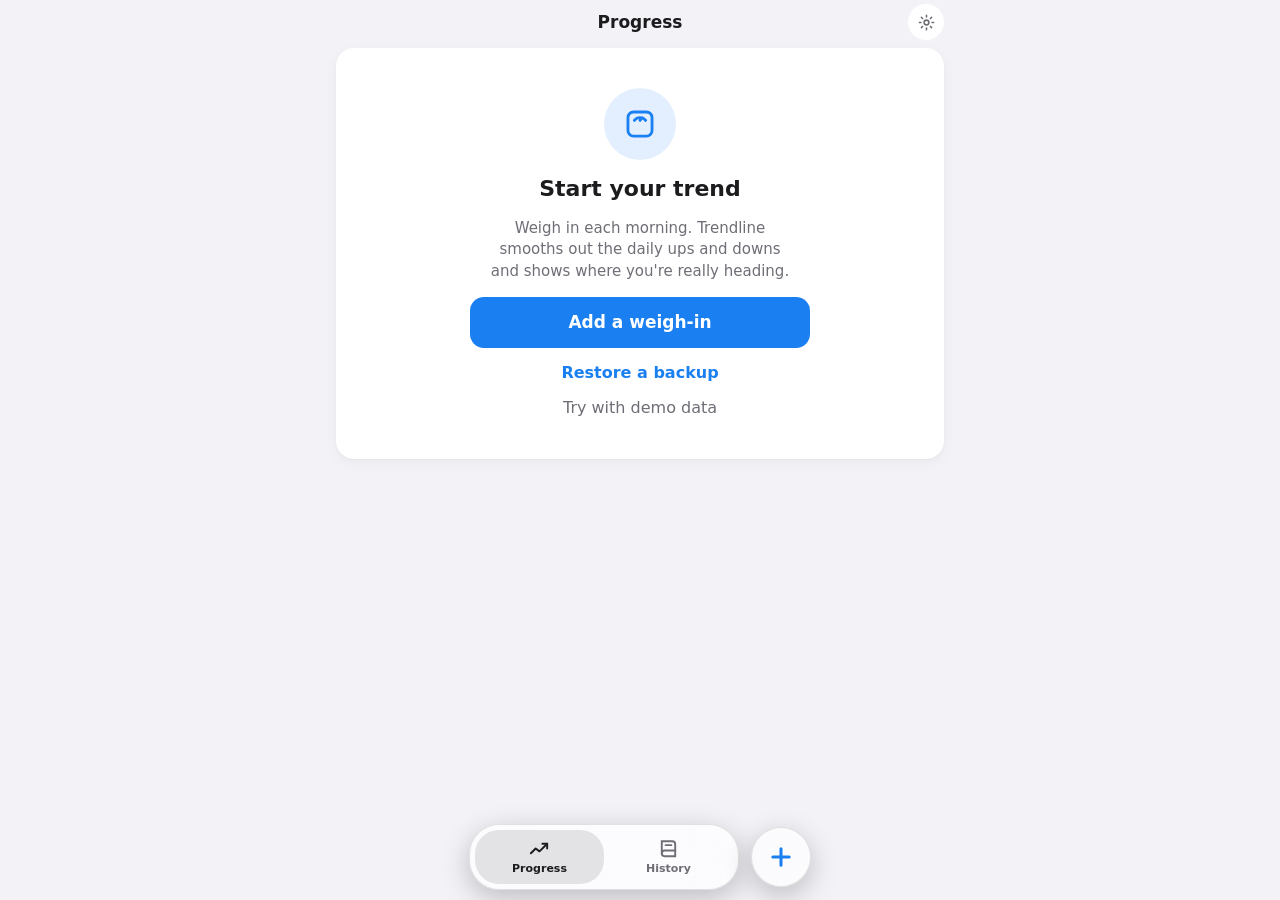
<file: ios/www/index.html>
<!doctype html>
<html lang="en">
<head>
<meta charset="utf-8">
<meta name="viewport" content="width=device-width,initial-scale=1,maximum-scale=1,user-scalable=no,viewport-fit=cover">
<meta name="color-scheme" content="dark light">
<title>Trendline</title>
<link rel="stylesheet" href="css/app.css">
</head>
<body data-tab="progress">
<div class="topbar" id="topbar"><div class="tb-inner"><div class="tb-left" id="tbLeft"></div><span class="tb-title" id="tbTitle">Progress</span><div class="tb-right" id="tbRight"></div></div></div>
<main id="view"></main>

<nav class="tabs">
  <div class="tabbar glass" role="tablist">
    <span class="tab-pill" aria-hidden="true"></span>
    <button role="tab" data-tab="progress" aria-selected="true"><svg viewBox="0 0 24 24" fill="none" stroke="currentColor" stroke-width="2" stroke-linecap="round" stroke-linejoin="round"><path d="M3 17l5-5 4 3 8-8"/><path d="M15 7h5v5"/></svg>Progress</button>
    <button role="tab" data-tab="history" aria-selected="false"><svg viewBox="0 0 24 24" fill="none" stroke="currentColor" stroke-width="2" stroke-linecap="round"><path d="M5 4.5h11a3 3 0 0 1 3 3V20H8a3 3 0 0 1-3-3z"/><path d="M5 17a3 3 0 0 1 3-3h11M9 8.5h6"/></svg>History</button>
  </div>
    <button class="fab glass" id="addBtn" aria-label="Add weigh-in"><svg viewBox="0 0 24 24" fill="none" stroke="currentColor" stroke-width="2.6" stroke-linecap="round"><path d="M12 5v14M5 12h14"/></svg></button>
</nav>

<script src="js/core.js"></script>
<script src="js/trend.js"></script>
<script src="js/ui.js"></script>
<script src="js/native.js"></script>
<script src="js/celebrate.js"></script>
<script src="js/app.js"></script>
<script src="js/progress.js"></script>
<script src="js/history.js"></script>
<script src="js/entry.js"></script>
<script src="js/settings.js"></script>
<script src="js/boot.js"></script>
</body>
</html>
</file>
<file: ios/www/css/app.css>
/* Layout: one calm column. Fixed top bar that fades in on scroll, a floating tab bar with a separate add button,
   settings as its own page, bottom sheets for editing.
   Palette and type follow Happy Scale's calm charcoal look: rounded type, blue for the trend, amber for the goal,
   and colours that mean something: green for moving toward your goal, red for moving away. */
:root{
  --bg:#f2f2f7; --surface:#ffffff; --surface-2:#e9e9ef; --sheet:#ffffff; --bar:rgba(242,242,247,.86);
  --line:#e3e3e9; --line-strong:#c8c8cf; --fg:#1c1c1e; --muted:#6e6e76;
  --trend:#1a7ff0; --trend-ink:#ffffff; --trend-soft:rgba(26,127,240,.12);
  --goal:#e0921f; --goal-soft:rgba(224,146,31,.15);
  --good:#1f9d55; --good-soft:rgba(31,157,85,.13); --bad:#e0393e; --bad-soft:rgba(224,57,62,.12);
  --good-solid:#22a05a; --bad-solid:#e0434a; --solid-ink:#ffffff;
  --t-hi:#fde4e5; --t-hi-l:#c4353b; --t-la:#ececf1; --t-la-l:#6e6e76; --t-tr:#dcebff; --t-tr-l:#1a6fd6; --t-lo:#dcf3e5; --t-lo-l:#1b8a4b;
  --dot:#a7a7b0; --danger:#e0393e; --danger-soft:rgba(224,57,62,.12); --band:rgba(0,0,0,.025);
  --card-shadow:0 1px 2px rgba(0,0,0,.04),0 4px 14px rgba(0,0,0,.04); --notch-on:rgba(255,255,255,.7);
  --font-ui:ui-rounded,"SF Pro Rounded",-apple-system,system-ui,"Segoe UI",Roboto,sans-serif;
  --font-num:ui-rounded,"SF Pro Rounded",-apple-system,system-ui,sans-serif;
  color-scheme:light;
}
@media (prefers-color-scheme: dark){
  :root:not([data-theme="light"]){
    --bg:#121116; --surface:#1f1e24; --surface-2:#2b2a31; --sheet:#1f1e24; --bar:rgba(18,17,22,.86);
    --line:#302f36; --line-strong:#47464e; --fg:#ffffff; --muted:#8e8d96;
    --trend:#2f8fff; --trend-ink:#ffffff; --trend-soft:rgba(47,143,255,.16);
    --goal:#f2a93b; --goal-soft:rgba(242,169,59,.16);
    --good:#34c46e; --good-soft:rgba(52,196,110,.16); --bad:#ef5257; --bad-soft:rgba(239,82,87,.16);
    --good-solid:#1e6a42; --bad-solid:#8a2e35; --solid-ink:#ffffff;
    --t-hi:#6c2a31; --t-hi-l:#ff9ea4; --t-la:#35343b; --t-la-l:#a9a8b1; --t-tr:#1b4f84; --t-tr-l:#8ec5ff; --t-lo:#1d5838; --t-lo-l:#80e2a8;
    --dot:#5a5962; --danger:#ef5257; --danger-soft:rgba(239,82,87,.15); --band:rgba(255,255,255,.025);
    --card-shadow:none; --notch-on:rgba(18,17,22,.35);
    color-scheme:dark;
  }
}
:root[data-theme="dark"]{
  --bg:#121116; --surface:#1f1e24; --surface-2:#2b2a31; --sheet:#1f1e24; --bar:rgba(18,17,22,.86);
  --line:#302f36; --line-strong:#47464e; --fg:#ffffff; --muted:#8e8d96;
  --trend:#2f8fff; --trend-ink:#ffffff; --trend-soft:rgba(47,143,255,.16);
  --goal:#f2a93b; --goal-soft:rgba(242,169,59,.16);
  --good:#34c46e; --good-soft:rgba(52,196,110,.16); --bad:#ef5257; --bad-soft:rgba(239,82,87,.16);
  --good-solid:#1e6a42; --bad-solid:#8a2e35; --solid-ink:#ffffff;
  --t-hi:#6c2a31; --t-hi-l:#ff9ea4; --t-la:#35343b; --t-la-l:#a9a8b1; --t-tr:#1b4f84; --t-tr-l:#8ec5ff; --t-lo:#1d5838; --t-lo-l:#80e2a8;
  --dot:#5a5962; --danger:#ef5257; --danger-soft:rgba(239,82,87,.15); --band:rgba(255,255,255,.025);
  --card-shadow:none; --notch-on:rgba(18,17,22,.35);
  color-scheme:dark;
}
*{box-sizing:border-box;-webkit-tap-highlight-color:transparent}
/* Type is in rem so it follows the iPhone's text size: the app sets the root size (17px at the default size) */
html{font-size:17px}
html,body{margin:0;background:var(--bg);color:var(--fg)}
body{font-family:var(--font-ui);font-size:1rem;line-height:1.35;-webkit-font-smoothing:antialiased;-webkit-text-size-adjust:100%;
  -webkit-user-select:none;user-select:none;-webkit-touch-callout:none}
input,textarea,select{-webkit-user-select:text;user-select:text;font:inherit;color:inherit}
button{font:inherit;color:inherit;border:0;background:none;padding:0;cursor:pointer;text-align:inherit}
.num{font-family:var(--font-num);font-variant-numeric:tabular-nums}
:focus-visible{outline:2px solid var(--trend);outline-offset:2px}
svg{display:block}
[hidden]{display:none!important}

/* top bar */
.topbar{position:fixed;top:0;left:0;right:0;z-index:20;padding-top:env(safe-area-inset-top,0px);border-bottom:.5px solid transparent;transition:background .2s,border-color .2s}
.topbar.scrolled{background:var(--bar);-webkit-backdrop-filter:saturate(160%) blur(20px);backdrop-filter:saturate(160%) blur(20px);border-bottom-color:var(--line)}
.tb-inner{height:44px;display:flex;align-items:center;justify-content:center;position:relative;max-width:640px;margin:0 auto}
.tb-title{font-weight:700;font-size:1rem}
.tb-left{position:absolute;left:16px;top:0;height:44px;display:flex;align-items:center}
.tb-right{position:absolute;right:16px;top:4px;display:flex;gap:8px}
.icon-btn{width:36px;height:36px;border-radius:50%;display:grid;place-items:center;background:var(--surface);color:var(--muted)}
.icon-btn svg{width:19px;height:19px}

main{padding:calc(env(safe-area-inset-top,0px) + 48px) 16px calc(env(safe-area-inset-bottom,0px) + 116px);max-width:640px;margin:0 auto;display:flex;flex-direction:column;gap:18px}
body[data-tab="settings"] main{padding-bottom:calc(env(safe-area-inset-bottom,0px) + 32px)}
main.enter{animation:enter .28s cubic-bezier(.2,.8,.3,1)}
@keyframes enter{from{opacity:0;transform:translateY(8px)}to{opacity:1;transform:none}}
h1.large{margin:2px 0 0;font-size:2rem;font-weight:700;letter-spacing:-.02em;display:flex;align-items:baseline;justify-content:space-between;gap:12px}
h1.large small{font-size:0.8824rem;font-weight:500;color:var(--muted);letter-spacing:0}
.dateline{margin:2px 0 -6px;font-size:0.8824rem;font-weight:500;color:var(--muted)}

/* cards */
.card{background:var(--surface);border-radius:18px;padding:16px;display:flex;flex-direction:column;gap:12px;min-width:0;box-shadow:var(--card-shadow)}
.card-h{display:flex;align-items:center;justify-content:space-between;gap:8px;min-height:30px}
.card-h h2{margin:0;font-size:1.0588rem;font-weight:700;letter-spacing:-.01em}
.mini-btn{width:32px;height:32px;border-radius:10px;background:var(--surface-2);display:grid;place-items:center;color:var(--muted)}
.mini-btn svg{width:16px;height:16px}
.link{color:var(--trend);font-weight:600;font-size:0.9412rem}
.link.strong{font-weight:700}
.note{color:var(--muted);font-size:0.8235rem;margin:0;line-height:1.45}
.lbl{font-size:0.7647rem;color:var(--muted);font-weight:500}
.good{color:var(--good)} .bad{color:var(--bad)} .flat{color:var(--muted)}

/* hero */
.chg{display:inline-flex;align-items:center;gap:5px;border-radius:999px;padding:6px 12px;font-size:0.8824rem;font-weight:650;background:var(--surface-2)}
.chg svg{width:15px;height:15px;flex:none}
.chg.good{background:var(--good-soft)} .chg.bad{background:var(--bad-soft)}
.card-h .chg{font-size:0.7647rem;padding:4px 10px}
.card-h .chg svg{width:13px;height:13px}

/* recent stats: a small chart of the last days beside four stacked tiles whose colour says what the number is */
.recent{display:grid;grid-template-columns:1fr 118px;gap:10px;align-items:stretch}
.recent canvas{display:block;width:100%;height:100%;min-height:200px}
.tiles{display:flex;flex-direction:column;gap:6px}
.tile{flex:1;border-radius:10px;padding:6px 10px;display:flex;flex-direction:column;justify-content:center;min-width:0;background:var(--tb)}
.tile .tl{font-size:0.6471rem;font-weight:800;letter-spacing:.04em;text-transform:uppercase;color:var(--tl)}
.tile .tv{font-size:1.1765rem;font-weight:800;letter-spacing:-.01em;line-height:1.1}
.tile .ts{font-size:0.6471rem;color:var(--tl);font-weight:700;opacity:.85}
.tile.hi{--tb:var(--t-hi);--tl:var(--t-hi-l)} .tile.lo{--tb:var(--t-lo);--tl:var(--t-lo-l)}
.tile.tr{--tb:var(--t-tr);--tl:var(--t-tr-l)} .tile.la{--tb:var(--t-la);--tl:var(--t-la-l)}

/* chart */
.chart-card{padding:14px 12px 10px;gap:6px}
.chart-card .card-h{padding:0 4px}
.seg{display:flex;gap:2px}
.seg button{flex:1;padding:6px 2px;border-radius:8px;font-size:0.8235rem;font-weight:600;color:var(--muted);text-align:center}
.seg button[aria-pressed="true"]{color:var(--fg);font-weight:800;background:var(--surface-2)}
.chart-wrap{position:relative}
.chart-wrap canvas{display:block;width:100%;height:290px;touch-action:pan-y}
.tip{position:absolute;top:0;pointer-events:none;background:var(--sheet);border:.5px solid var(--line);border-radius:10px;padding:6px 9px;font-size:0.7059rem;white-space:nowrap;transform:translateX(-50%);box-shadow:0 4px 14px rgba(0,0,0,.12);transition:left .12s ease-out}

/* goal: thick bar, milestones as notches inside it */
.gbar{position:relative;height:14px;background:var(--surface-2);border-radius:999px;margin:6px 0 2px;overflow:hidden}
.gbar > span{position:absolute;left:0;top:0;bottom:0;background:var(--goal);border-radius:999px;transition:width .9s cubic-bezier(.2,.8,.2,1)}
.gbar .mk{position:absolute;top:3px;bottom:3px;width:2px;margin-left:-1px;border-radius:1px;background:var(--line-strong)}
.gbar .mk.on{background:var(--notch-on)}
.gends{display:flex;justify-content:space-between;font-size:0.7647rem;color:var(--muted)}
.gline{font-size:1.2941rem;font-weight:700;letter-spacing:-.01em}
.gline small{font-size:0.8824rem;font-weight:500;color:var(--muted);letter-spacing:0}

/* prediction */
.pred-big{margin:0;font-size:1.6471rem;font-weight:700;letter-spacing:-.02em;line-height:1.15}
.pred-big.muted{color:var(--muted);font-size:1.2941rem}
.pred-day{margin:2px 0 0;font-size:2.7059rem;font-weight:700;letter-spacing:-.03em;line-height:1}
.pred-sub{margin:-4px 0 0;font-size:0.9412rem;font-weight:600;color:var(--muted)}
.pred-alt{display:flex;justify-content:space-between;gap:12px;align-items:baseline;border-top:.5px solid var(--line);padding-top:12px;font-size:0.8824rem}
.pred-alt span{color:var(--muted)}
.pred-alt b{font-weight:650;white-space:nowrap}

/* history */
/* overflow:clip (not hidden) keeps the rounded corners without stopping the month header from sticking */
.month{padding:0 0 4px;gap:0;overflow:clip}
.month-h{position:sticky;top:calc(env(safe-area-inset-top,0px) + 44px);z-index:5;display:flex;justify-content:space-between;align-items:baseline;padding:14px 16px 10px;
  background:color-mix(in srgb,var(--surface) 84%,transparent);-webkit-backdrop-filter:saturate(160%) blur(18px);backdrop-filter:saturate(160%) blur(18px);border-bottom:.5px solid var(--line)}
.month-h h3{margin:0;font-size:1.0588rem;font-weight:800}
.month-h span{font-size:0.8235rem;font-weight:600}
.hgrid{display:grid;grid-template-columns:44px 1fr 1fr 74px;align-items:center;gap:8px}
.hhead{padding:8px 16px 6px;font-size:0.7059rem;font-weight:700;line-height:1.2;color:var(--muted);text-align:center;align-items:end;border-bottom:.5px solid var(--line)}
.hhead span:first-child{text-align:left}
.started{margin:8px 12px 10px;padding:7px;border-radius:10px;background:var(--trend);color:var(--trend-ink);text-align:center;font-weight:700;font-size:0.8824rem}
.lrow .c{text-align:center}
.dfp{display:inline-flex;align-items:center;justify-content:center;gap:3px;min-width:62px;padding:5px 8px;border-radius:8px;font-size:0.8824rem;font-weight:800;background:var(--surface-2);color:var(--muted)}
.dfp.good{background:var(--good-solid);color:var(--solid-ink)} .dfp.bad{background:var(--bad-solid);color:var(--solid-ink)}
.hbadge{display:inline-grid;place-items:center;width:18px;height:18px;border-radius:5px;background:var(--goal-soft);color:var(--goal);flex:none}
.hbadge svg{width:11px;height:11px}
.swipe{position:relative;overflow:hidden;border-bottom:.5px solid var(--line)}
.swipe:last-child{border-bottom:0}
.swipe .del{position:absolute;top:0;right:0;bottom:0;width:88px;background:var(--danger);color:#fff;font-weight:650;font-size:0.8824rem;text-align:center}
.lrow{position:relative;width:100%;padding:11px 16px;background:var(--surface);transition:transform .22s ease;touch-action:pan-y}
.lrow.dragging{transition:none}
.lrow .d{display:flex;flex-direction:column;line-height:1.1}
.lrow .d{align-items:center;color:var(--muted)}
.lrow .d b{font-size:1rem;font-weight:700} .lrow .d small{font-size:0.7059rem;font-weight:600}
.lrow .w{font-size:1.0588rem;font-weight:700;display:flex;align-items:center;justify-content:center;gap:5px}
.lrow .t{font-size:1.0588rem;font-weight:700}
.lrow .memo{grid-column:1/-1;font-size:0.7647rem;color:var(--muted);text-align:left;margin-top:-2px}
.lrow.out .w{color:var(--muted);text-decoration:line-through}

/* grouped lists (settings, sheets) */
.group-t{font-size:0.7647rem;color:var(--muted);text-transform:uppercase;letter-spacing:.02em;margin:10px 16px -10px}
.group-f{font-size:0.7647rem;color:var(--muted);margin:-8px 16px 0;line-height:1.4}
.list{background:var(--surface);border-radius:16px;overflow:hidden;box-shadow:var(--card-shadow)}
.sheet .list{background:var(--surface-2);box-shadow:none}
.item{display:flex;align-items:center;justify-content:space-between;gap:12px;padding:10px 16px;min-height:48px;border-bottom:.5px solid var(--line);width:100%}
.item:last-child{border-bottom:0}
.item .k{font-size:1rem;min-width:0}
.item .h{display:block;font-size:0.7647rem;color:var(--muted);margin-top:2px;line-height:1.3}
.item .k.wi{display:flex;align-items:center;gap:12px}
.ic{flex:none;width:26px;height:26px;display:grid;place-items:center;color:var(--fg)}
.ic svg{width:21px;height:21px}
.item.nav .val{display:flex;align-items:center;gap:6px;white-space:nowrap;overflow:hidden;max-width:45%}
.item.nav .val svg{width:15px;height:15px;flex:none;color:var(--line-strong)}
.back{display:flex;align-items:center;gap:2px;margin-left:-6px}
.back svg{width:20px;height:20px;transform:rotate(180deg)}
/* history: a month's summary under its heading */
.msum{display:grid;grid-template-columns:repeat(3,1fr);gap:6px;padding:10px 12px;border-bottom:.5px solid var(--line)}
.msum > div{display:flex;flex-direction:column;align-items:center;text-align:center;min-width:0}
.msum .ml{font-size:0.6471rem;font-weight:700;color:var(--muted);text-transform:uppercase;letter-spacing:.03em}
.msum b{font-size:1.0588rem;font-weight:800;line-height:1.25}
.msum small{font-size:0.6471rem;color:var(--muted);font-weight:600}
.item input[type="text"],.item input:not([type]),.item select,.item input[type="time"],.item input[type="date"]{background:transparent;border:0;text-align:right;font-size:1rem;color:var(--muted);width:120px;padding:4px 0;font-family:var(--font-num)}
.item input[type="date"]{color:var(--trend);width:auto}
.item select{font-family:var(--font-ui);width:auto;direction:rtl}
.item input:focus{color:var(--fg);outline:none}
.item.action{color:var(--trend);justify-content:center;font-weight:500}
.item.danger{color:var(--danger);justify-content:center;font-weight:500}
.item .val{color:var(--muted);font-size:0.8824rem;text-align:right}
.tg{appearance:none;-webkit-appearance:none;width:51px;height:31px;border-radius:999px;background:var(--line-strong);position:relative;cursor:pointer;flex:none;transition:background .2s;margin:0}
.tg::after{content:"";position:absolute;top:2px;left:2px;width:27px;height:27px;border-radius:50%;background:#fff;box-shadow:0 2px 5px rgba(0,0,0,.25);transition:transform .22s cubic-bezier(.3,1.3,.5,1)}
.tg:checked{background:var(--trend)}
.tg:checked::after{transform:translateX(20px)}
.footer{text-align:center;font-size:0.7059rem;color:var(--muted);margin:6px 0 0}

/* buttons */
.btn{border-radius:14px;padding:14px 16px;font-weight:600;font-size:1rem;background:var(--surface-2);color:var(--fg);text-align:center}
.btn.primary{background:var(--trend);color:var(--trend-ink)}
.btn.danger{background:var(--danger-soft);color:var(--danger)}
.btns{display:flex;gap:10px;flex-wrap:wrap}
.btns .btn{flex:1 1 140px}
.empty .btns .btn{flex:none}

/* empty */
.empty{align-items:center;text-align:center;padding:40px 20px;gap:14px}
.empty .ring{width:72px;height:72px;border-radius:50%;background:var(--trend-soft);color:var(--trend);display:grid;place-items:center}
.empty .ring svg{width:34px;height:34px}
.empty h2{margin:0;font-size:1.2941rem;font-weight:700}
.empty p{margin:0;color:var(--muted);max-width:32ch;font-size:0.8824rem;line-height:1.45}

/* tab bar: a floating glass bar with the two tabs, and the add button as its own glass circle beside it */
nav.tabs{position:fixed;left:0;right:0;bottom:0;z-index:30;padding:8px 16px calc(env(safe-area-inset-bottom,0px) + 10px);display:flex;justify-content:center;align-items:center;gap:12px;pointer-events:none}
body[data-tab="settings"] nav.tabs{display:none}
.glass{background:color-mix(in srgb,var(--surface) 72%,transparent);-webkit-backdrop-filter:saturate(180%) blur(28px);backdrop-filter:saturate(180%) blur(28px);
  border:.5px solid color-mix(in srgb,var(--fg) 12%,transparent);box-shadow:0 8px 28px rgba(0,0,0,.22),inset 0 .5px 0 rgba(255,255,255,.08)}
.tabbar{position:relative;pointer-events:auto;display:flex;align-items:center;border-radius:30px;padding:5px;flex:1;max-width:270px}
/* soft pill behind the selected tab; slides between tabs once placed */
.tab-pill{position:absolute;left:0;top:5px;bottom:5px;width:0;border-radius:24px;background:color-mix(in srgb,var(--fg) 11%,transparent);pointer-events:none}
.tab-pill.ready{transition:transform .4s cubic-bezier(.3,1.25,.5,1),width .4s cubic-bezier(.3,1.25,.5,1)}
.tabbar [role="tab"]{position:relative;z-index:1;flex:1;color:var(--muted);display:flex;flex-direction:column;align-items:center;gap:2px;padding:7px 2px;border-radius:24px;font-size:0.6471rem;font-weight:600;transition:color .2s}
.tabbar [role="tab"] svg{width:23px;height:23px}
.tabbar [role="tab"][aria-selected="true"]{color:var(--fg)}
.fab{pointer-events:auto;flex:none;width:60px;height:60px;border-radius:50%;color:var(--trend);display:grid;place-items:center;transition:transform .15s}
.fab:active{transform:scale(.88)}
.fab svg{width:28px;height:28px}

/* sheets */
.scrim{position:fixed;inset:0;background:rgba(0,0,0,.38);z-index:40;display:flex;align-items:flex-end;justify-content:center;animation:fade .22s}
.scrim.closing{opacity:0;transition:opacity .22s}
@keyframes fade{from{opacity:0}to{opacity:1}}
.sheet{background:var(--sheet);width:100%;max-width:560px;border-radius:16px 16px 0 0;padding:6px 16px calc(env(safe-area-inset-bottom,0px) + 18px);display:flex;flex-direction:column;gap:14px;max-height:92%;overflow:auto;
  animation:up .34s cubic-bezier(.2,.9,.3,1);transition:transform .25s ease}
@keyframes up{from{transform:translateY(100%)}to{transform:none}}
.grab{width:36px;height:5px;border-radius:3px;background:var(--line-strong);margin:4px auto 0;flex:none}
.sheet-h{display:flex;justify-content:space-between;align-items:center;gap:10px}
.sheet-h h2{margin:0;font-size:1.0588rem;font-weight:650}
.wbig input{font-family:var(--font-num);font-size:2.5882rem;font-weight:700;text-align:center;padding:12px;background:transparent;border:0;width:100%;min-width:0;outline:none}
.wbox{display:flex;align-items:center;justify-content:space-between;gap:12px;padding:10px 16px;border-radius:14px;border:1.5px solid var(--trend);background:var(--surface-2)}
.wbox .k{font-size:1rem;font-weight:600}
.wbox input{font-family:var(--font-num);font-size:1.7647rem;font-weight:800;text-align:right;background:transparent;border:0;width:100%;min-width:0;outline:none;padding:0;caret-color:transparent}
.wbox .u{font-size:0.9412rem;font-weight:600;color:var(--muted)}
.err{color:var(--danger);font-size:0.8235rem;margin:0}
.datebar{display:flex;align-items:center;justify-content:space-between;background:var(--surface-2);border-radius:14px;padding:4px}
.dnav{width:44px;height:40px;border-radius:10px;display:grid;place-items:center;color:var(--trend)}
.dnav svg{width:20px;height:20px}
.dnav:disabled{color:var(--line-strong)}
.dlab{position:relative;flex:1;text-align:center;font-weight:650;font-size:1rem}
.dlab input{position:absolute;inset:0;opacity:0;width:100%;height:100%}
.pad{display:grid;grid-template-columns:repeat(3,1fr);margin:0 -16px -4px;border-top:.5px solid var(--line);position:sticky;bottom:calc(-18px - env(safe-area-inset-bottom,0px));background:var(--sheet);padding-bottom:calc(18px + env(safe-area-inset-bottom,0px));margin-bottom:calc(-22px - env(safe-area-inset-bottom,0px))}
.pad button{height:54px;font-family:var(--font-num);font-size:1.5882rem;font-weight:600;text-align:center;border-right:.5px solid var(--line);border-bottom:.5px solid var(--line);display:grid;place-items:center}
.pad button:nth-child(3n){border-right:0}
.pad button:nth-last-child(-n+3){border-bottom:0}
.pad button:active{background:var(--surface-2)}
.pad svg{width:26px;height:26px}

/* celebration */
.celebrate{position:fixed;inset:0;z-index:60;background:rgba(0,0,0,.45);display:grid;place-items:center;padding:24px;animation:fade .25s}
.celebrate canvas{position:fixed;inset:0;width:100%;height:100%;pointer-events:none}
.cel-card{position:relative;background:var(--sheet);border-radius:26px;padding:28px 22px 20px;text-align:center;max-width:340px;width:100%;display:flex;flex-direction:column;gap:10px;align-items:center;animation:pop .45s cubic-bezier(.2,1.3,.4,1)}
.cel-ring{width:72px;height:72px;border-radius:50%;background:var(--goal-soft);color:var(--goal);display:grid;place-items:center}
.cel-ring svg{width:34px;height:34px}
.cel-card h2{margin:4px 0 0;font-size:1.3529rem;font-weight:700}
.cel-card .num{font-size:2.3529rem;font-weight:700}
.cel-card p{margin:0 0 6px;color:var(--muted);font-size:0.8824rem}
.cel-card .btn{width:100%}
@keyframes pop{from{transform:scale(.85);opacity:0}to{transform:none;opacity:1}}
.sel{-webkit-user-select:text;user-select:text}
.toast{position:fixed;left:50%;transform:translateX(-50%);bottom:calc(env(safe-area-inset-bottom,0px) + 100px);background:var(--fg);color:var(--bg);padding:11px 16px;border-radius:14px;font-weight:600;font-size:0.8824rem;z-index:70;display:flex;gap:14px;align-items:center;max-width:calc(100% - 32px);box-shadow:0 8px 24px rgba(0,0,0,.2)}
.toast button{color:var(--trend);font-weight:700}
@media (prefers-reduced-motion:reduce){main.enter,.sheet,.cel-card,.scrim,.celebrate{animation:none}.lrow,.gbar>span,.tg::after,.tab-pill.ready,.tip{transition:none}}
</file>
